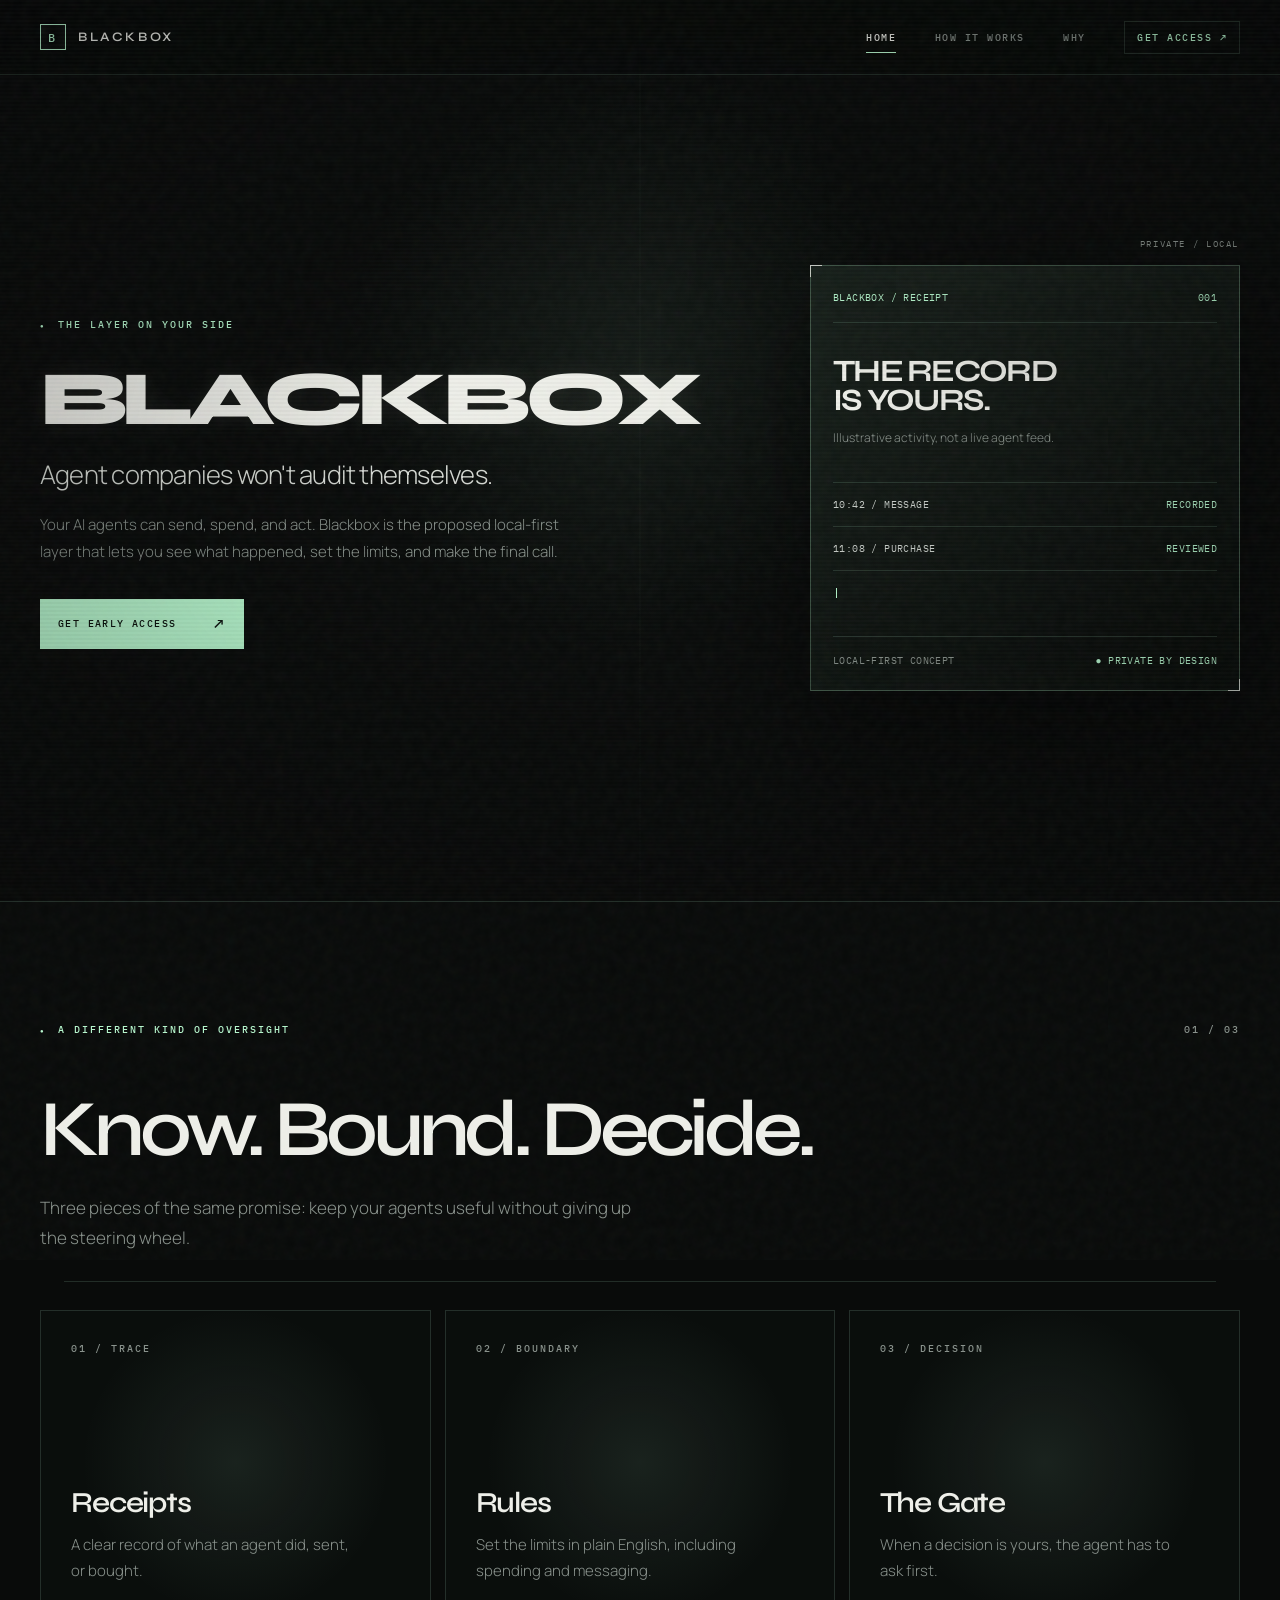
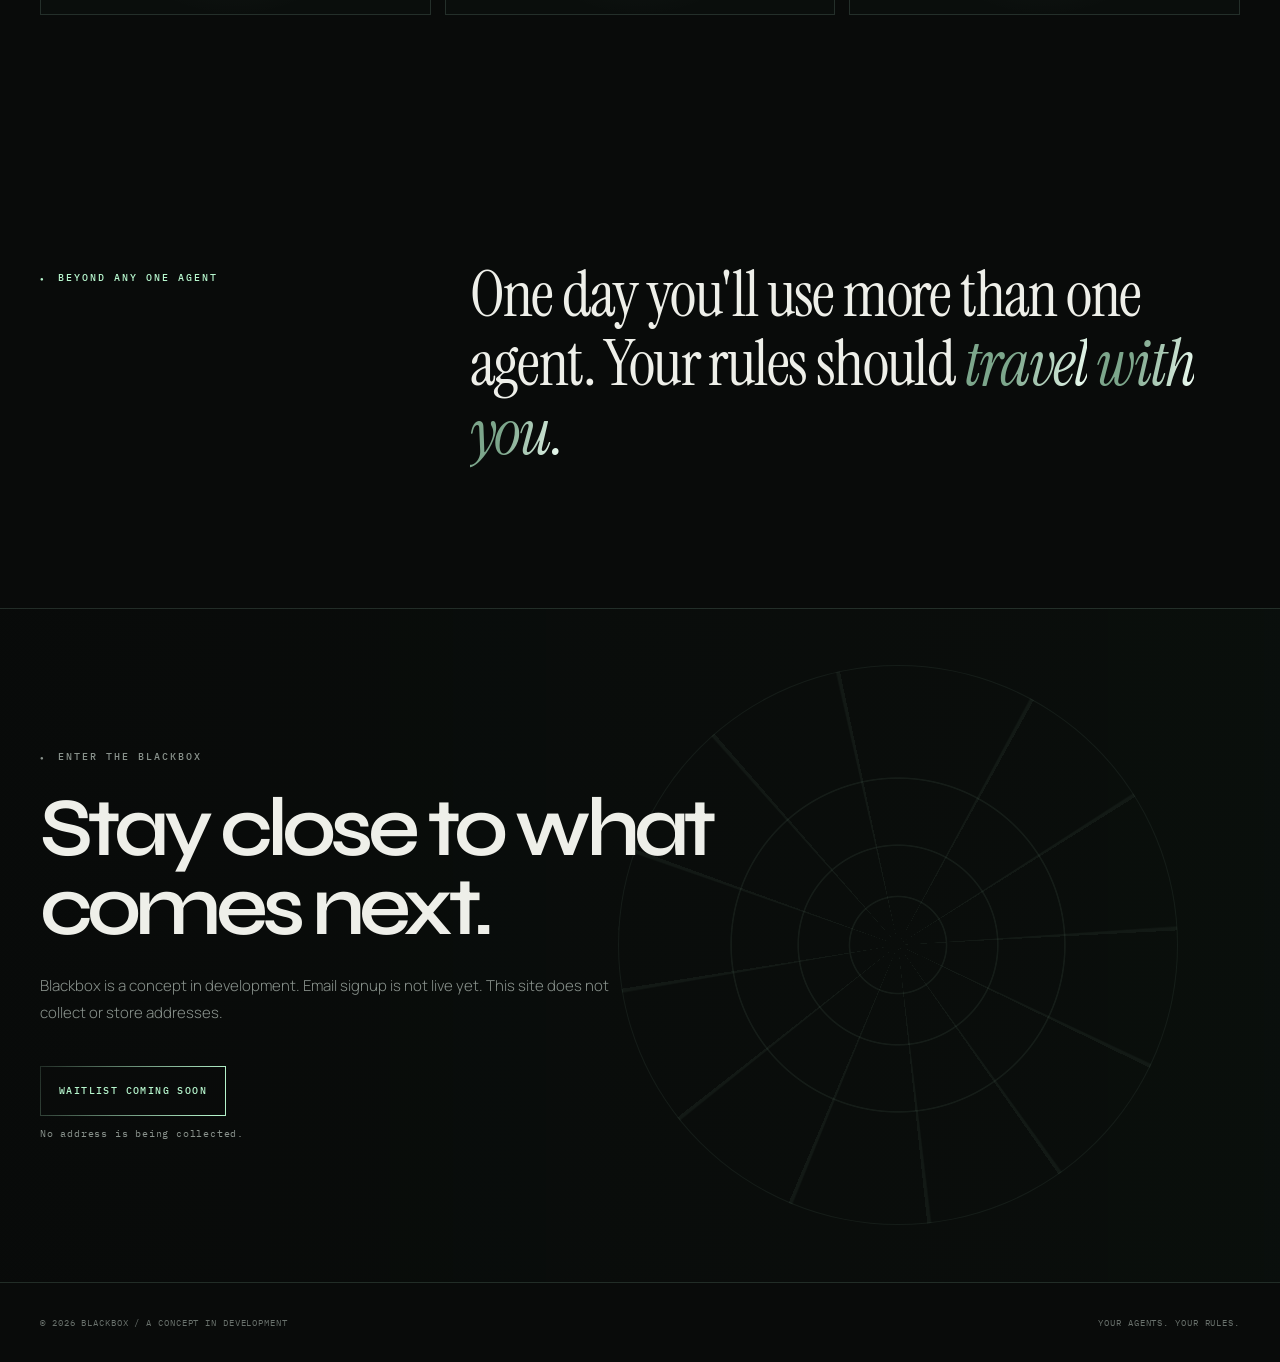
<file: index.html>
<!doctype html>
<html lang="en">
<head>
  <meta charset="utf-8">
  <meta name="viewport" content="width=device-width,initial-scale=1">
  <meta name="theme-color" content="#090b0a">
  <meta name="description" content="Blackbox is a proposed local-first trust layer for personal AI agents. See what they do, set your rules, and keep the final call.">
  <title>Blackbox | Your agents. Your rules.</title>
  <link rel="canonical" href="https://roycemy.github.io/blackbox-agent-trust/">
  <link rel="icon" href="favicon.svg" type="image/svg+xml">
  <link rel="stylesheet" href="design.css">
  <script src="script.js" defer></script>
</head>
<body>
  <div class="atmosphere" aria-hidden="true"></div>
  <header class="site-header">
    <div class="wrap header-inner">
      <a class="logo" href="./" aria-label="Blackbox home"><span class="logo-mark">B</span><span>BLACKBOX</span></a>
      <nav class="nav" aria-label="Main navigation">
        <a aria-current="page" href="./">Home</a>
        <a href="how-it-works.html">How it works</a>
        <a href="why.html">Why</a>
        <a class="nav-cta" href="#early-access">Get access <span aria-hidden="true">↗</span></a>
      </nav>
    </div>
  </header>
  <main>
    <div class="wrap">
      <section class="hero" aria-labelledby="hero-title">
        <div class="hero-copy">
          <p class="eyebrow">The layer on your side</p>
          <h1 id="hero-title" class="decode" data-text="BLACKBOX" aria-label="BLACKBOX">BLACKBOX</h1>
          <p class="lede">Agent companies won't audit themselves.</p>
          <p class="sublede">Your AI agents can send, spend, and act. Blackbox is the proposed local-first layer that lets you see what happened, set the limits, and make the final call.</p>
          <a class="action magnetic" href="#early-access"><span>Get early access</span><span aria-hidden="true">↗</span></a>
        </div>
        <div class="specimen tilt-card" aria-label="Illustrative agent activity receipt">
          <div class="card-corners" aria-hidden="true"></div>
          <div class="spec-head"><span>BLACKBOX / RECEIPT</span><span>001</span></div>
          <div class="spec-title"><span>THE RECORD</span><span>IS YOURS.</span></div>
          <p class="spec-caption">Illustrative activity, not a live agent feed.</p>
          <div class="spec-row" data-log><span data-type="10:42 / MESSAGE">10:42 / MESSAGE</span><span class="status">RECORDED</span></div>
          <div class="spec-row" data-log><span data-type="11:08 / PURCHASE">11:08 / PURCHASE</span><span class="status">REVIEWED</span></div>
          <div class="spec-row" data-log><span data-type="11:09 / APPROVAL">11:09 / APPROVAL</span><span class="status">YOUR CALL</span></div>
          <div class="spec-foot"><span>LOCAL-FIRST CONCEPT</span><b>● PRIVATE BY DESIGN</b></div>
        </div>
      </section>
    </div>

    <section class="section pillars-section" aria-labelledby="pillars">
      <div class="wrap">
        <div class="section-label"><span class="eyebrow">A different kind of oversight</span><span class="micro">01 / 03</span></div>
        <h2 id="pillars">Know. Bound. Decide.</h2>
        <p class="section-intro">Three pieces of the same promise: keep your agents useful without giving up the steering wheel.</p>
        <div class="grid-3">
          <div class="journey-line" aria-hidden="true"><span></span></div>
          <article class="pillar reveal" style="--delay:0ms"><span class="number">01 / TRACE</span><h3>Receipts</h3><p>A clear record of what an agent did, sent, or bought.</p></article>
          <article class="pillar reveal" style="--delay:120ms"><span class="number">02 / BOUNDARY</span><h3>Rules</h3><p>Set the limits in plain English, including spending and messaging.</p></article>
          <article class="pillar reveal" style="--delay:240ms"><span class="number">03 / DECISION</span><h3>The Gate</h3><p>When a decision is yours, the agent has to ask first.</p></article>
        </div>
      </div>
    </section>

    <section class="wrap statement reveal">
      <p class="eyebrow">Beyond any one agent</p>
      <blockquote data-word-reveal>One day you'll use more than one agent. Your rules should <em>travel with you.</em></blockquote>
    </section>

    <section class="signup vault" id="early-access">
      <div class="vault-rings" aria-hidden="true"></div>
      <div class="wrap reveal">
        <p class="eyebrow">Enter the Blackbox</p>
        <h2>Stay close to what comes next.</h2>
        <p>Blackbox is a concept in development. Email signup is not live yet. This site does not collect or store addresses.</p>
        <span class="action action-outline magnetic" aria-disabled="true">Waitlist coming soon</span>
        <p class="smallnote">No address is being collected.</p>
      </div>
    </section>
  </main>
  <footer class="site-footer">
    <div class="wrap footer-inner"><span>© 2026 BLACKBOX / A CONCEPT IN DEVELOPMENT</span><span>YOUR AGENTS. YOUR RULES.</span></div>
  </footer>
</body>
</html>
</file>
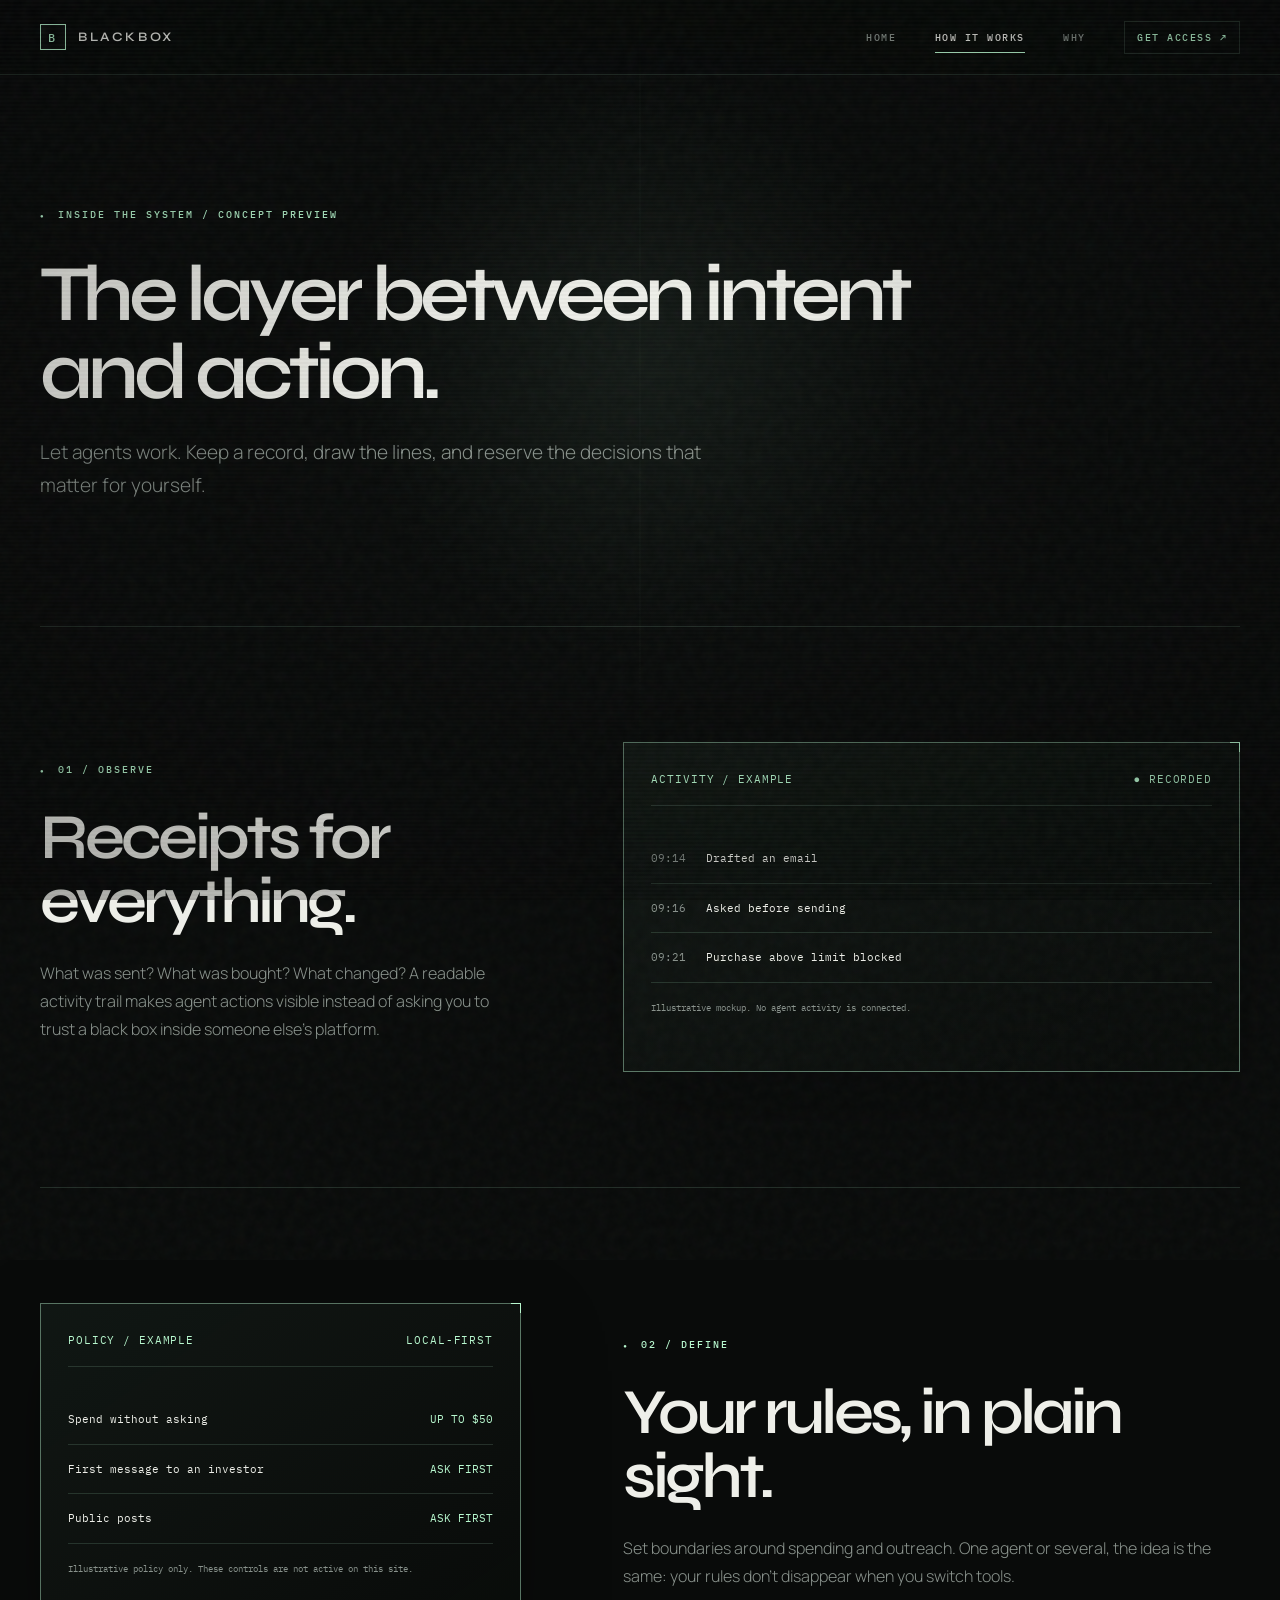
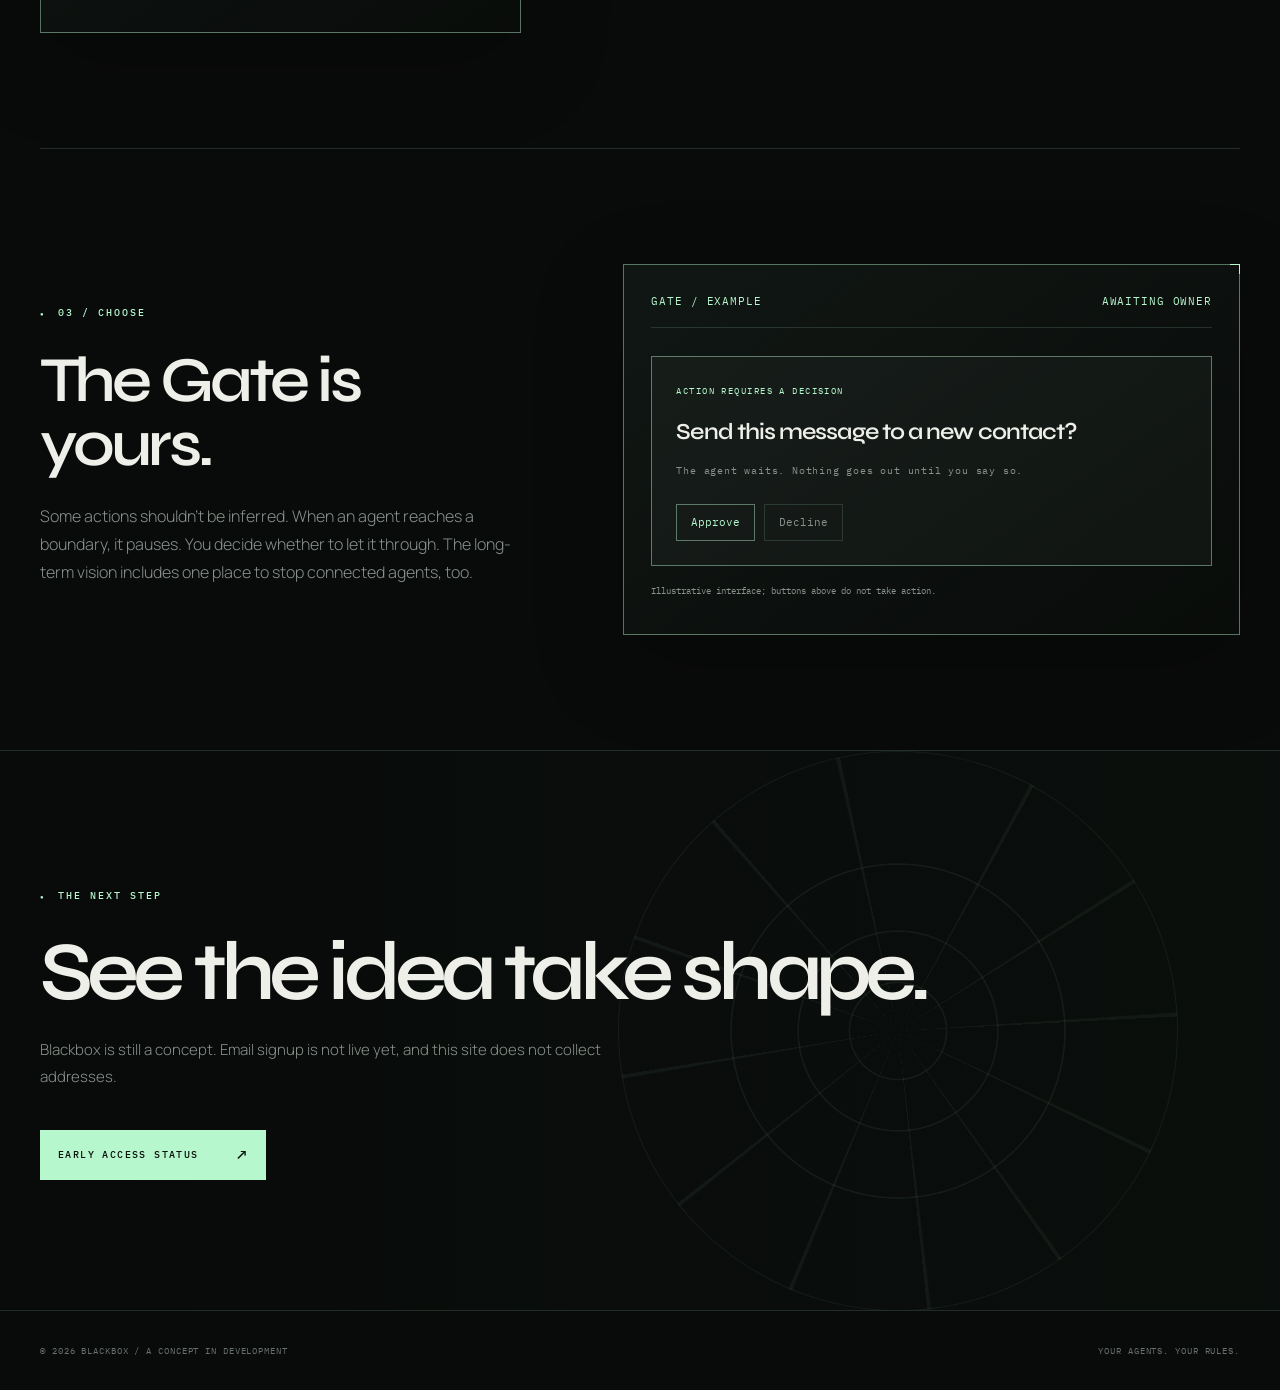
<file: how-it-works.html>
<!doctype html>
<html lang="en">
<head>
  <meta charset="utf-8">
  <meta name="viewport" content="width=device-width,initial-scale=1">
  <meta name="theme-color" content="#090b0a">
  <meta name="description" content="How Blackbox aims to give personal AI agents receipts, rules and a user-controlled gate.">
  <title>How it works | Blackbox</title>
  <link rel="icon" href="favicon.svg" type="image/svg+xml">
  <link rel="stylesheet" href="design.css">
  <script src="script.js" defer></script>
</head>
<body>
  <div class="atmosphere" aria-hidden="true"></div>
  <header class="site-header">
    <div class="wrap header-inner">
      <a class="logo" href="./" aria-label="Blackbox home"><span class="logo-mark">B</span><span>BLACKBOX</span></a>
      <nav class="nav" aria-label="Main navigation">
        <a href="./">Home</a>
        <a aria-current="page" href="how-it-works.html">How it works</a>
        <a href="why.html">Why</a>
        <a class="nav-cta" href="./#early-access">Get access <span aria-hidden="true">↗</span></a>
      </nav>
    </div>
  </header>
  <main>
    <div class="wrap page-hero">
      <span class="eyebrow">Inside the system / concept preview</span>
      <h1 class="page-title reveal">The layer between intent and action.</h1>
      <p class="reveal">Let agents work. Keep a record, draw the lines, and reserve the decisions that matter for yourself.</p>
    </div>
    <div class="wrap">
      <section class="feature reveal">
        <div class="feature-copy">
          <span class="eyebrow">01 / Observe</span>
          <h2>Receipts for everything.</h2>
          <p>What was sent? What was bought? What changed? A readable activity trail makes agent actions visible instead of asking you to trust a black box inside someone else's platform.</p>
        </div>
        <div class="feature-panel" aria-label="Illustrative receipt">
          <div class="panel-top"><span>ACTIVITY / EXAMPLE</span><span>● RECORDED</span></div>
          <div class="event"><time>09:14</time><strong>Drafted an email</strong></div>
          <div class="event"><time>09:16</time><strong>Asked before sending</strong></div>
          <div class="event"><time>09:21</time><strong>Purchase above limit blocked</strong></div>
          <p class="disclaimer">Illustrative mockup. No agent activity is connected.</p>
        </div>
      </section>
      <section class="feature reverse reveal">
        <div class="feature-copy">
          <span class="eyebrow">02 / Define</span>
          <h2>Your rules, in plain sight.</h2>
          <p>Set boundaries around spending and outreach. One agent or several, the idea is the same: your rules don't disappear when you switch tools.</p>
        </div>
        <div class="feature-panel" aria-label="Illustrative rules">
          <div class="panel-top"><span>POLICY / EXAMPLE</span><span>LOCAL-FIRST</span></div>
          <div class="rule"><span>Spend without asking</span><b>UP TO $50</b></div>
          <div class="rule"><span>First message to an investor</span><b>ASK FIRST</b></div>
          <div class="rule"><span>Public posts</span><b>ASK FIRST</b></div>
          <p class="disclaimer">Illustrative policy only. These controls are not active on this site.</p>
        </div>
      </section>
      <section class="feature reveal">
        <div class="feature-copy">
          <span class="eyebrow">03 / Choose</span>
          <h2>The Gate is yours.</h2>
          <p>Some actions shouldn't be inferred. When an agent reaches a boundary, it pauses. You decide whether to let it through. The long-term vision includes one place to stop connected agents, too.</p>
        </div>
        <div class="feature-panel" aria-label="Illustrative approval gate">
          <div class="panel-top"><span>GATE / EXAMPLE</span><span>AWAITING OWNER</span></div>
          <div class="gate">
            <span class="gate-label">ACTION REQUIRES A DECISION</span>
            <h3>Send this message to a new contact?</h3>
            <p class="smallnote">The agent waits. Nothing goes out until you say so.</p>
            <div class="gate-choice"><span>Approve</span><span>Decline</span></div>
          </div>
          <p class="disclaimer">Illustrative interface; buttons above do not take action.</p>
        </div>
      </section>
    </div>
    <section class="signup vault">
      <div class="vault-rings" aria-hidden="true"></div>
      <div class="wrap reveal">
        <span class="eyebrow">The next step</span>
        <h2>See the idea take shape.</h2>
        <p>Blackbox is still a concept. Email signup is not live yet, and this site does not collect addresses.</p>
        <a class="action magnetic" href="./#early-access"><span>Early access status</span><span aria-hidden="true">↗</span></a>
      </div>
    </section>
  </main>
  <footer class="site-footer">
    <div class="wrap footer-inner"><span>© 2026 BLACKBOX / A CONCEPT IN DEVELOPMENT</span><span>YOUR AGENTS. YOUR RULES.</span></div>
  </footer>
</body>
</html>
</file>
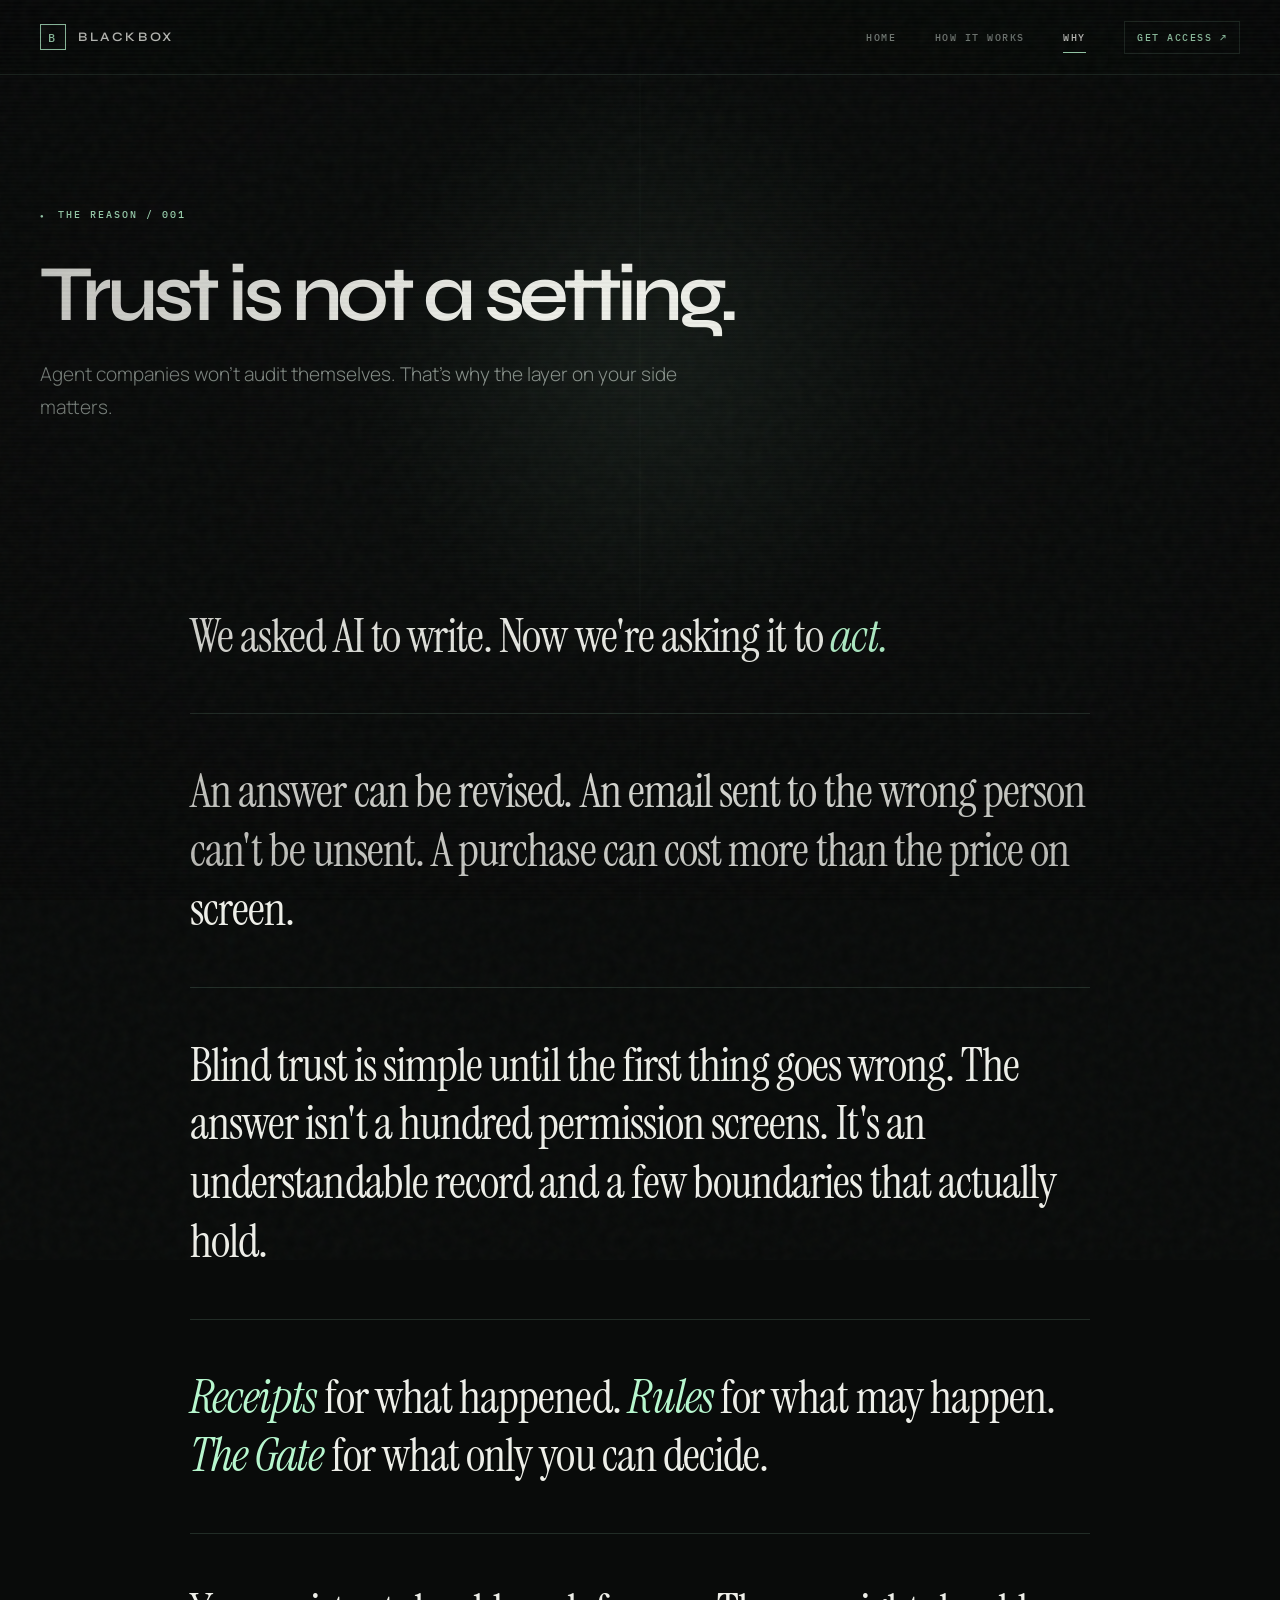
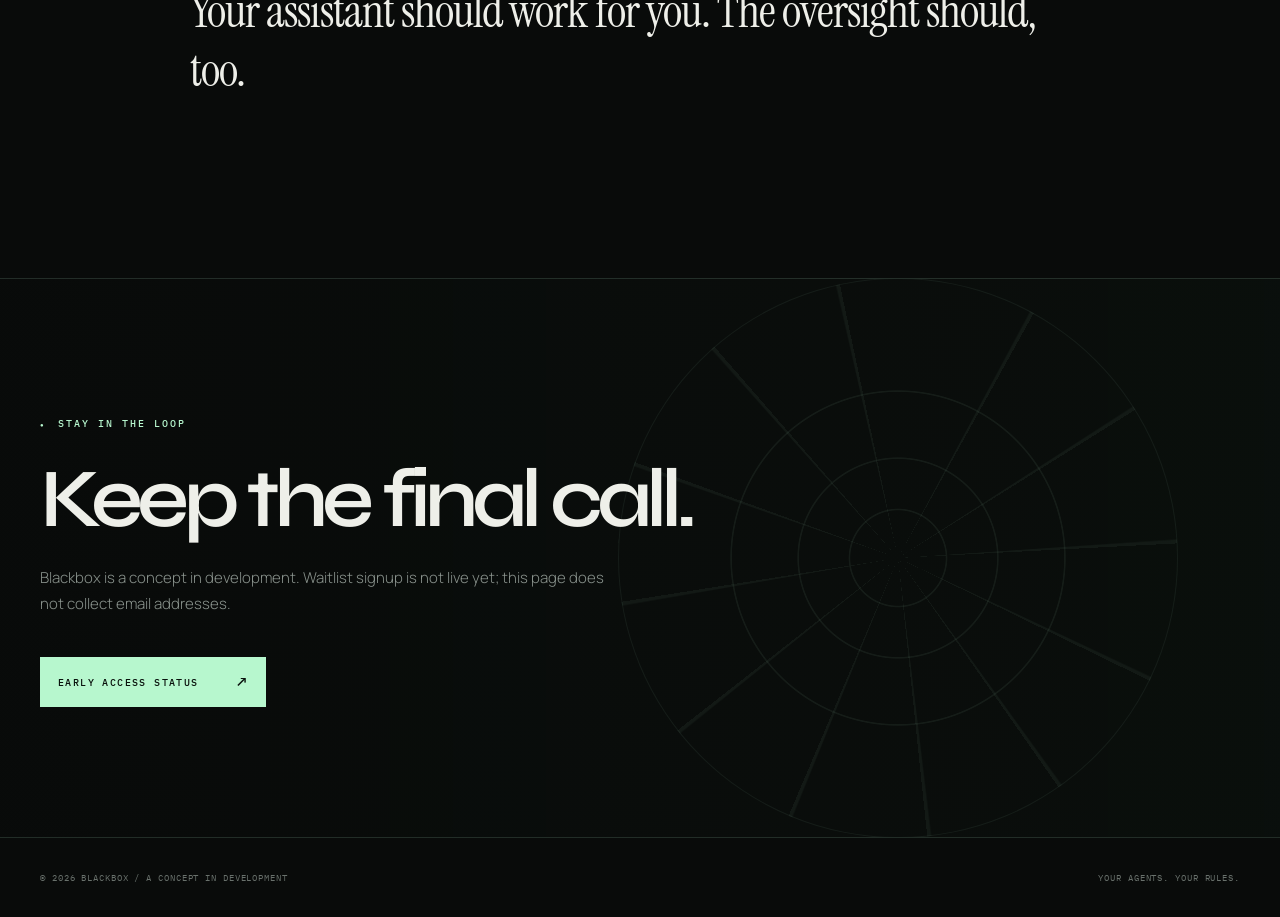
<file: why.html>
<!doctype html>
<html lang="en">
<head>
  <meta charset="utf-8">
  <meta name="viewport" content="width=device-width,initial-scale=1">
  <meta name="theme-color" content="#090b0a">
  <meta name="description" content="Why Blackbox proposes independent oversight for personal AI agents.">
  <title>Why | Blackbox</title>
  <link rel="icon" href="favicon.svg" type="image/svg+xml">
  <link rel="stylesheet" href="design.css">
  <script src="script.js" defer></script>
</head>
<body>
  <div class="atmosphere" aria-hidden="true"></div>
  <header class="site-header">
    <div class="wrap header-inner">
      <a class="logo" href="./" aria-label="Blackbox home"><span class="logo-mark">B</span><span>BLACKBOX</span></a>
      <nav class="nav" aria-label="Main navigation">
        <a href="./">Home</a>
        <a href="how-it-works.html">How it works</a>
        <a aria-current="page" href="why.html">Why</a>
        <a class="nav-cta" href="./#early-access">Get access <span aria-hidden="true">↗</span></a>
      </nav>
    </div>
  </header>
  <main>
    <div class="wrap page-hero">
      <span class="eyebrow">The reason / 001</span>
      <h1 class="page-title reveal">Trust is not a setting.</h1>
      <p class="reveal">Agent companies won't audit themselves. That's why the layer on your side matters.</p>
    </div>
    <div class="wrap manifesto">
      <p class="reveal">We asked AI to write. Now we're asking it to <em>act.</em></p>
      <p class="reveal">An answer can be revised. An email sent to the wrong person can't be unsent. A purchase can cost more than the price on screen.</p>
      <p class="reveal">Blind trust is simple until the first thing goes wrong. The answer isn't a hundred permission screens. It's an understandable record and a few boundaries that actually hold.</p>
      <p class="reveal"><em>Receipts</em> for what happened. <em>Rules</em> for what may happen. <em>The Gate</em> for what only you can decide.</p>
      <p class="reveal">Your assistant should work for you. The oversight should, too.</p>
    </div>
    <section class="signup vault">
      <div class="vault-rings" aria-hidden="true"></div>
      <div class="wrap reveal">
        <span class="eyebrow">Stay in the loop</span>
        <h2>Keep the final call.</h2>
        <p>Blackbox is a concept in development. Waitlist signup is not live yet; this page does not collect email addresses.</p>
        <a class="action magnetic" href="./#early-access"><span>Early access status</span><span aria-hidden="true">↗</span></a>
      </div>
    </section>
  </main>
  <footer class="site-footer">
    <div class="wrap footer-inner"><span>© 2026 BLACKBOX / A CONCEPT IN DEVELOPMENT</span><span>YOUR AGENTS. YOUR RULES.</span></div>
  </footer>
</body>
</html>
</file>
<file: design.css>
@import url("https://fonts.googleapis.com/css2?family=IBM+Plex+Mono:wght@400;500&family=Manrope:wght@300;400;500&family=Syne:wght@600;700;800&family=Instrument+Serif:ital@0;1&display=swap");
:root{--ink:#090b0a;--panel:rgba(16,21,18,.72);--line:rgba(193,255,216,.14);--line-bright:rgba(193,255,216,.42);--white:#eeefe9;--muted:#89928c;--phosphor:#b7f7ce;--display:"Syne",sans-serif;--serif:"Instrument Serif",serif;--mono:"IBM Plex Mono",monospace;--sans:"Manrope",sans-serif;--mouse-x:50vw;--mouse-y:40vh}
*{box-sizing:border-box}html{scroll-behavior:smooth}body{margin:0;background:var(--ink);color:var(--white);font:300 15px/1.75 var(--sans);overflow-x:hidden;opacity:0;animation:page-in .55s ease forwards}body.page-out{animation:page-out .28s ease forwards}
body:before{content:"";position:fixed;inset:-40%;z-index:100;pointer-events:none;opacity:.035;background-image:url("data:image/svg+xml,%3Csvg viewBox='0 0 180 180' xmlns='http://www.w3.org/2000/svg'%3E%3Cfilter id='n'%3E%3CfeTurbulence type='fractalNoise' baseFrequency='.92' numOctaves='4' stitchTiles='stitch'/%3E%3C/filter%3E%3Crect width='100%25' height='100%25' filter='url(%23n)'/%3E%3C/svg%3E");animation:grain .22s steps(2) infinite}body:after{content:"";position:fixed;inset:0;z-index:99;pointer-events:none;background:linear-gradient(rgba(255,255,255,.012) 50%,rgba(0,0,0,.025) 50%) 0 0/100% 4px,radial-gradient(ellipse at center,transparent 25%,rgba(0,0,0,.3) 100%)}
.atmosphere{position:fixed;inset:0;z-index:-1;pointer-events:none;background:radial-gradient(500px circle at var(--mouse-x) var(--mouse-y),rgba(183,247,206,.065),transparent 64%),linear-gradient(90deg,transparent 49.9%,rgba(183,247,206,.025) 50%,transparent 50.1%)}a{color:inherit;text-decoration:none}a:focus-visible,button:focus-visible{outline:1px solid var(--phosphor);outline-offset:5px}.wrap{width:min(1200px,calc(100% - 64px));margin-inline:auto}
.site-header{position:sticky;top:0;z-index:50;border-bottom:1px solid var(--line);background:rgba(9,11,10,.64);backdrop-filter:blur(18px) saturate(130%);-webkit-backdrop-filter:blur(18px) saturate(130%)}.header-inner{min-height:74px;display:flex;align-items:center;justify-content:space-between;gap:32px}.logo{display:flex;align-items:center;gap:12px;font:600 13px var(--display);letter-spacing:.2em}.logo-mark{display:grid;place-items:center;width:26px;height:26px;border:1px solid var(--phosphor);color:var(--phosphor);font:500 12px var(--mono);box-shadow:inset 0 0 12px rgba(183,247,206,.08)}.nav{display:flex;align-items:center;gap:clamp(18px,3vw,42px);font:500 10px var(--mono);text-transform:uppercase;letter-spacing:.15em}.nav a{position:relative;color:var(--muted);transition:color .3s ease}.nav a:not(.nav-cta):after{content:"";position:absolute;height:1px;left:0;right:0;bottom:-9px;background:var(--phosphor);transform:scaleX(0);transform-origin:right;transition:transform .35s ease}.nav a:hover,.nav a[aria-current=page]{color:var(--white)}.nav a:hover:after,.nav a[aria-current=page]:after{transform:scaleX(1);transform-origin:left}.nav-cta{padding:9px 12px;border:1px solid var(--line);color:var(--phosphor)!important}
.eyebrow,.micro,.number{font:500 10px/1.5 var(--mono);letter-spacing:.2em;text-transform:uppercase;color:var(--phosphor)}.eyebrow:before{content:"●";font-size:6px;margin-right:12px}.micro{color:var(--muted)}
.hero{min-height:calc(100vh - 74px);display:grid;grid-template-columns:minmax(0,1.15fr) minmax(360px,.85fr);align-items:center;gap:clamp(50px,7vw,110px);padding-block:90px 110px}.hero-copy{position:relative;z-index:1}.hero h1{margin:38px 0 28px;font:800 clamp(56px,6vw,80px)/.78 var(--display);letter-spacing:-.09em;white-space:nowrap;text-transform:uppercase}.decode{color:var(--white);text-shadow:0 0 26px rgba(238,239,233,.08)}.decode.is-decoding{color:var(--phosphor)}.hero .lede{max-width:570px;margin:0 0 20px;font-size:clamp(20px,2vw,27px);line-height:1.35;letter-spacing:-.03em;color:#d9ddd7}.hero .sublede{max-width:550px;margin:0 0 34px;color:var(--muted)}
.action{--mx:0px;--my:0px;position:relative;display:inline-flex;align-items:center;justify-content:space-between;gap:38px;min-height:50px;padding:14px 18px;color:#0a120d;background:var(--phosphor);font:500 10px var(--mono);letter-spacing:.14em;text-transform:uppercase;transform:translate(var(--mx),var(--my));transition:transform .16s ease,box-shadow .3s ease}.action:hover{box-shadow:0 0 34px rgba(183,247,206,.18)}.action>span:last-child{font-size:16px}.action-outline{color:var(--phosphor);background:linear-gradient(var(--ink),var(--ink)) padding-box,linear-gradient(110deg,rgba(183,247,206,.15),var(--phosphor),rgba(183,247,206,.15)) border-box;border:1px solid transparent;background-size:100% 100%,200% 100%;animation:border-drift 3s linear infinite}
.specimen{position:relative;z-index:2;width:100%;max-width:430px;margin-left:auto;padding:22px;border:1px solid rgba(183,247,206,.28);background:linear-gradient(145deg,rgba(24,32,27,.96),rgba(9,12,10,.98));box-shadow:0 35px 100px rgba(0,0,0,.55),inset 0 0 60px rgba(183,247,206,.025);backdrop-filter:blur(14px);transform-style:preserve-3d;transition:transform .18s ease-out}.specimen:before{content:"PRIVATE / LOCAL";position:absolute;right:0;top:-28px;color:var(--muted);font:9px var(--mono);letter-spacing:.18em}.card-corners:before,.card-corners:after{content:"";position:absolute;width:11px;height:11px;border-color:var(--phosphor);opacity:.8}.card-corners:before{left:-1px;top:-1px;border-left:1px solid;border-top:1px solid}.card-corners:after{right:-1px;bottom:-1px;border-right:1px solid;border-bottom:1px solid}.spec-head,.spec-row,.spec-foot{display:flex;justify-content:space-between;gap:14px;font:400 10px/1.5 var(--mono);letter-spacing:.04em}.spec-head{padding:2px 0 17px;border-bottom:1px solid var(--line);color:var(--phosphor)}.spec-title{margin:34px 0 12px;font:700 31px/.94 var(--display);letter-spacing:-.055em}.spec-title span{display:block;clip-path:inset(0 100% 0 0);animation:title-wipe .8s cubic-bezier(.77,0,.18,1) forwards}.spec-title span:nth-child(2){animation-delay:.2s}.spec-caption{margin:0 0 34px;color:var(--muted);font-size:12px}.spec-row{min-height:44px;align-items:center;padding:12px 0;border-top:1px solid var(--line);color:#c9cec9}.spec-row [data-type]:after{content:"";display:inline-block;width:1px;height:1em;margin-left:3px;vertical-align:-2px;background:var(--phosphor);animation:blink .7s steps(1) infinite}.spec-row.typed [data-type]:after{display:none}.status{color:var(--phosphor);opacity:0;transform:rotateX(90deg)}.status.visible{animation:status-flip .42s steps(3) forwards}.spec-foot{margin-top:22px;padding-top:16px;border-top:1px solid var(--line);color:var(--muted)}.spec-foot b{color:var(--phosphor);font-weight:400}
.section{padding-block:120px;border-top:1px solid var(--line)}.section-label{display:flex;justify-content:space-between;gap:20px;margin-bottom:54px}.section h2,.page-title{max-width:950px;margin:0 0 24px;font:600 clamp(43px,6.2vw,82px)/.98 var(--display);letter-spacing:-.065em}.section-intro{max-width:610px;margin:0 0 58px;color:var(--muted);font-size:17px}.grid-3{position:relative;display:grid;grid-template-columns:repeat(3,minmax(0,1fr));gap:14px}.journey-line{position:absolute;top:-29px;left:2%;right:2%;height:1px;background:var(--line)}.journey-line span{display:block;width:100%;height:100%;background:var(--phosphor);transform:scaleX(var(--line-progress,0));transform-origin:left;box-shadow:0 0 8px var(--phosphor)}.pillar{--px:50%;--py:50%;position:relative;min-height:305px;display:flex;flex-direction:column;padding:30px;overflow:hidden;border:1px solid var(--line);background:radial-gradient(280px circle at var(--px) var(--py),rgba(183,247,206,.09),transparent 55%),rgba(12,16,14,.72)}.pillar:after{content:"";position:absolute;inset:-1px;pointer-events:none;background:linear-gradient(90deg,transparent 0 20%,var(--phosphor) 48%,transparent 75%) top/220% 1px no-repeat;transform:translateX(-100%);transition:transform .8s cubic-bezier(.2,.7,.2,1)}.pillar:hover:after{transform:translateX(55%)}.pillar .number{color:var(--muted);transition:color .3s ease,text-shadow .3s ease}.pillar:hover .number{color:var(--phosphor);text-shadow:0 0 12px rgba(183,247,206,.3)}.pillar h3{margin:auto 0 12px;font:600 29px var(--display);letter-spacing:-.04em}.pillar p{max-width:290px;margin:0;color:var(--muted)}
.reveal{opacity:0;transform:translateY(28px);transition:opacity .8s ease var(--delay,0ms),transform .8s cubic-bezier(.2,.7,.2,1) var(--delay,0ms)}.reveal.in-view{opacity:1;transform:translateY(0)}.statement{display:grid;grid-template-columns:.7fr 1.5fr;gap:70px;padding-block:125px 140px}.statement blockquote{margin:0;font:400 clamp(37px,5vw,68px)/1.08 var(--serif);letter-spacing:-.025em}.word{display:inline-block;opacity:.08;transform:translateY(.15em);transition:opacity .5s ease,transform .5s ease}.statement.in-view .word{opacity:1;transform:none;transition-delay:calc(var(--word-index)*70ms)}.statement blockquote em{color:var(--phosphor);font-style:italic}.statement blockquote em .word{background:linear-gradient(105deg,#7ca68b 20%,#effff4 48%,#7ca68b 76%);background-size:220% auto;color:transparent;background-clip:text;-webkit-background-clip:text;animation:shimmer 4.5s linear infinite}
.signup{position:relative;padding-block:130px;overflow:hidden;border-top:1px solid var(--line);background:linear-gradient(90deg,rgba(9,11,10,.96),rgba(11,16,13,.8))}.signup .wrap{position:relative;z-index:1}.signup h2{max-width:900px;margin:25px 0;font:600 clamp(43px,6.5vw,86px)/.96 var(--display);letter-spacing:-.07em}.signup p{max-width:580px;color:var(--muted)}.signup .action{margin-top:25px}.vault-rings{position:absolute;top:50%;right:8%;width:min(44vw,560px);aspect-ratio:1;border:1px solid var(--line);border-radius:50%;transform:translateY(-50%);background:radial-gradient(circle,transparent 0 12%,var(--line) 12.2% 12.4%,transparent 12.6% 25%,var(--line) 25.2% 25.4%,transparent 25.6% 42%,var(--line) 42.2% 42.4%,transparent 42.6%),repeating-conic-gradient(from 0deg,transparent 0deg 28deg,rgba(183,247,206,.12) 28.4deg 29deg);opacity:.45;animation:vault-turn 45s linear infinite}.smallnote{color:var(--muted);font:10px/1.6 var(--mono);letter-spacing:.08em}
.site-footer{padding:34px 0;border-top:1px solid var(--line);color:#69716c;font:9px var(--mono);letter-spacing:.1em}.footer-inner{display:flex;justify-content:space-between;gap:20px}.page-hero{padding-block:125px 105px}.page-hero .page-title{margin-top:30px}.page-hero>p{max-width:670px;color:var(--muted);font-size:19px}.feature{display:grid;grid-template-columns:minmax(0,.78fr) minmax(0,1fr);gap:clamp(40px,8vw,130px);align-items:center;padding-block:115px;border-top:1px solid var(--line)}.feature.reverse .feature-copy{order:2}.feature h2{margin:25px 0;font:600 clamp(38px,5vw,65px)/1 var(--display);letter-spacing:-.06em}.feature-copy p{color:var(--muted);font-size:16px}.feature-panel{position:relative;min-height:330px;padding:27px;border:1px solid var(--line-bright);background:linear-gradient(145deg,rgba(19,26,22,.8),rgba(9,12,10,.72));box-shadow:0 28px 80px rgba(0,0,0,.25);font:400 11px/1.7 var(--mono)}.feature-panel:before{content:"";position:absolute;width:9px;height:9px;right:-1px;top:-1px;border-right:1px solid var(--phosphor);border-top:1px solid var(--phosphor)}.panel-top{display:flex;justify-content:space-between;gap:20px;margin-bottom:28px;padding-bottom:16px;border-bottom:1px solid var(--line);color:var(--phosphor);letter-spacing:.08em}.event,.rule{display:flex;gap:20px;padding:15px 0;border-bottom:1px solid var(--line)}.event time{color:var(--muted)}.event strong{font-weight:400}.rule{justify-content:space-between}.rule b{color:var(--phosphor);font-weight:400;text-align:right}.gate{padding:24px;border:1px solid var(--line-bright);background:rgba(183,247,206,.035)}.gate-label{color:var(--phosphor);font-size:9px;letter-spacing:.16em}.gate h3{margin:18px 0;font:600 23px/1.2 var(--display);letter-spacing:-.04em}.gate-choice{display:flex;gap:9px;margin-top:25px}.gate-choice span{padding:8px 14px;border:1px solid var(--line-bright);color:var(--phosphor)}.gate-choice span+span{border-color:var(--line);color:var(--muted)}.disclaimer{margin-top:18px;color:var(--muted);font:9px/1.6 var(--mono)}.manifesto{max-width:900px;padding:10px 0 130px}.manifesto p{margin:0;padding:48px 0;border-top:1px solid var(--line);font:400 clamp(29px,3.8vw,47px)/1.25 var(--serif);letter-spacing:-.02em}.manifesto p:first-child{border-top:0}.manifesto em{color:var(--phosphor);font-style:italic}
@keyframes page-in{to{opacity:1}}@keyframes page-out{to{opacity:0;transform:translateY(-4px)}}@keyframes grain{0%{transform:translate(2%,-3%)}25%{transform:translate(-4%,2%)}50%{transform:translate(3%,4%)}75%{transform:translate(-2%,-4%)}100%{transform:translate(4%,1%)}}@keyframes blink{50%{opacity:0}}@keyframes title-wipe{to{clip-path:inset(0)}}@keyframes status-flip{50%{opacity:.5;transform:rotateX(-22deg) translateX(2px);filter:blur(1px)}100%{opacity:1;transform:rotateX(0);filter:none}}@keyframes shimmer{to{background-position:-220% center}}@keyframes border-drift{to{background-position:100% 100%,-200% 0}}@keyframes vault-turn{to{transform:translateY(-50%) rotate(360deg)}}
@media(max-width:900px){.hero{min-height:auto;grid-template-columns:1fr;gap:95px;padding-block:95px}.hero h1{font-size:clamp(62px,14vw,116px)}.specimen{margin:0}.statement{grid-template-columns:1fr}.feature{gap:40px}}
@media(max-width:680px){.wrap{width:min(100% - 36px,1200px)}.site-header{position:relative}.header-inner{min-height:102px;align-items:flex-start;flex-direction:column;justify-content:center;gap:15px}.nav{width:100%;gap:17px;font-size:8px;letter-spacing:.09em}.nav-cta{margin-left:auto;padding:6px 8px}.hero{padding-block:75px 85px;gap:85px}.hero h1{margin-top:30px;font-size:clamp(45px,15vw,76px);letter-spacing:-.1em}.hero .lede{font-size:20px}.specimen{padding:18px}.section,.signup{padding-block:80px}.section-label span:last-child{display:none}.grid-3{grid-template-columns:1fr;gap:12px}.journey-line{top:0;bottom:0;left:-7px;right:auto;width:1px;height:auto}.journey-line span{transform:scaleY(var(--line-progress,0));transform-origin:top}.pillar{min-height:220px}.pillar h3{margin:48px 0 10px}.statement{gap:38px;padding-block:80px 90px}.statement blockquote{font-size:39px}.vault-rings{right:-42%;width:105vw;opacity:.25}.page-hero{padding-block:80px 65px}.feature{grid-template-columns:1fr;padding-block:75px}.feature.reverse .feature-copy{order:0}.feature-panel{min-height:290px;padding:20px}.manifesto{padding-bottom:80px}.footer-inner{flex-direction:column}}
@media(prefers-reduced-motion:reduce){html{scroll-behavior:auto}*,*:before,*:after{animation-duration:.01ms!important;animation-iteration-count:1!important;transition-duration:.01ms!important}body{opacity:1}.reveal{opacity:1;transform:none}.word{opacity:1;transform:none}.spec-title span{clip-path:none}.status{opacity:1;transform:none}}
</file>
